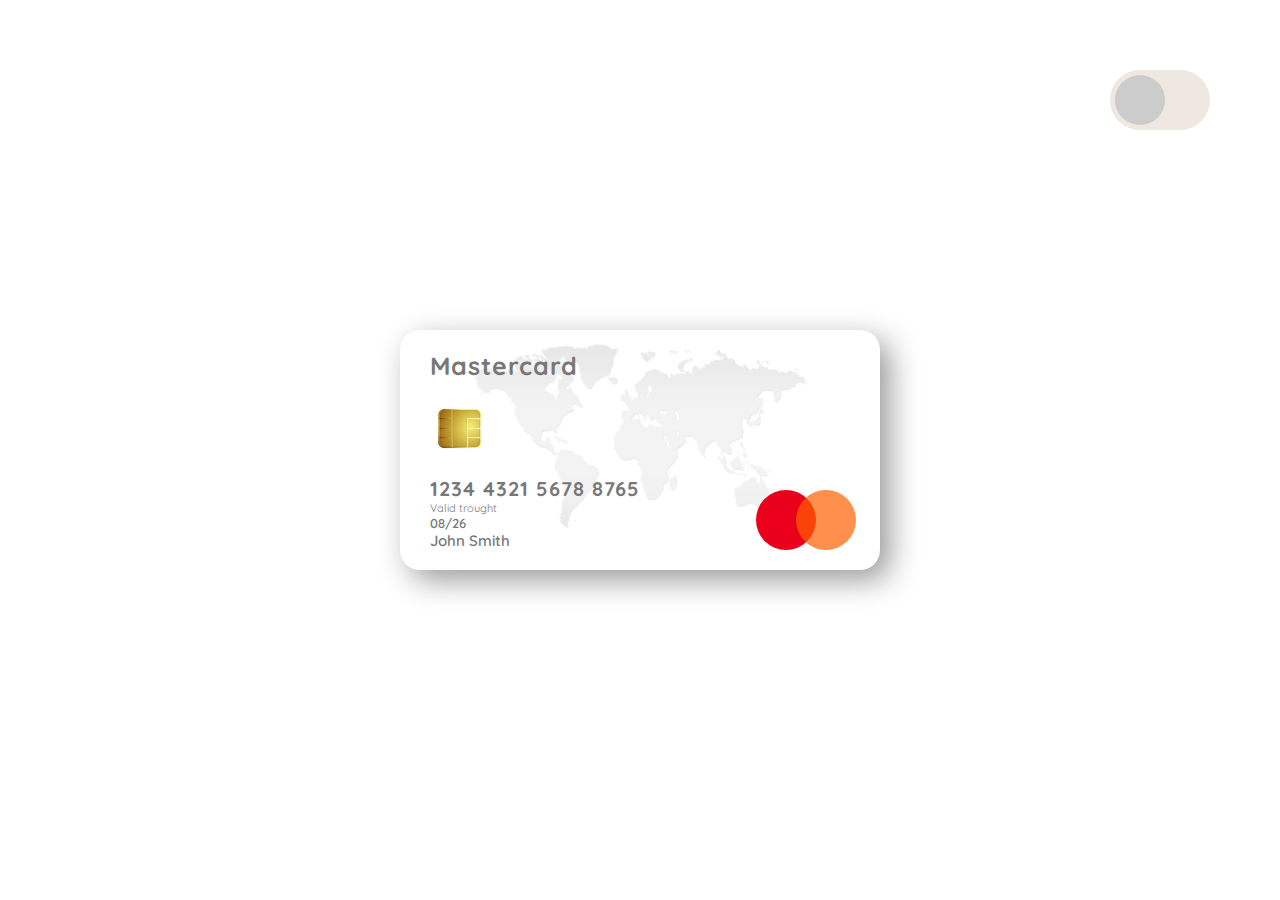
<file: DarkMode/index.html>
<!DOCTYPE html>
<html lang="en">
  <head>
    <meta charset="UTF-8" />
    <meta http-equiv="X-UA-Compatible" content="IE=edge" />
    <meta name="viewport" content="width=device-width, initial-scale=1.0" />
    <link
      rel="stylesheet"
      href="https://cdnjs.cloudflare.com/ajax/libs/font-awesome/6.1.1/css/all.min.css"
      integrity="sha512-KfkfwYDsLkIlwQp6LFnl8zNdLGxu9YAA1QvwINks4PhcElQSvqcyVLLD9aMhXd13uQjoXtEKNosOWaZqXgel0g=="
      crossorigin="anonymous"
      referrerpolicy="no-referrer"
    />
    <link rel="preconnect" href="https://fonts.googleapis.com" />
    <link rel="preconnect" href="https://fonts.gstatic.com" crossorigin />
    <link
      href="https://fonts.googleapis.com/css2?family=Quicksand:wght@300;400;500;600;700&display=swap"
      rel="stylesheet"
    />
    <link rel="stylesheet" href="styles.css" />
    <title>Dark Mode</title>
  </head>
  <body>
    <div class="container">
      <div class="toggle">
        <div class="icon-container">
          <i class="far fa-sun"></i>
        </div>
      </div>

      <div class="card">
        <img src="./images/map.png" class="card-map" />

        <div class="card-left">
          <h3 class="card-type">Mastercard</h3>
          <img src="./images/chip.png" alt="" class="card-chip" />
          <div>
            <div class="card-num">1234 4321 5678 8765</div>
            <div class="card-text">Valid trought</div>
            <div class="card-date">08/26</div>
            <div class="card-holder">John Smith</div>
          </div>
        </div>

        <div class="card-right">
          <div class="red-circle"></div>
          <div class="orange-circle"></div>
        </div>
      </div>
    </div>
    <script src="index.js"></script>
  </body>
</html>
</file>
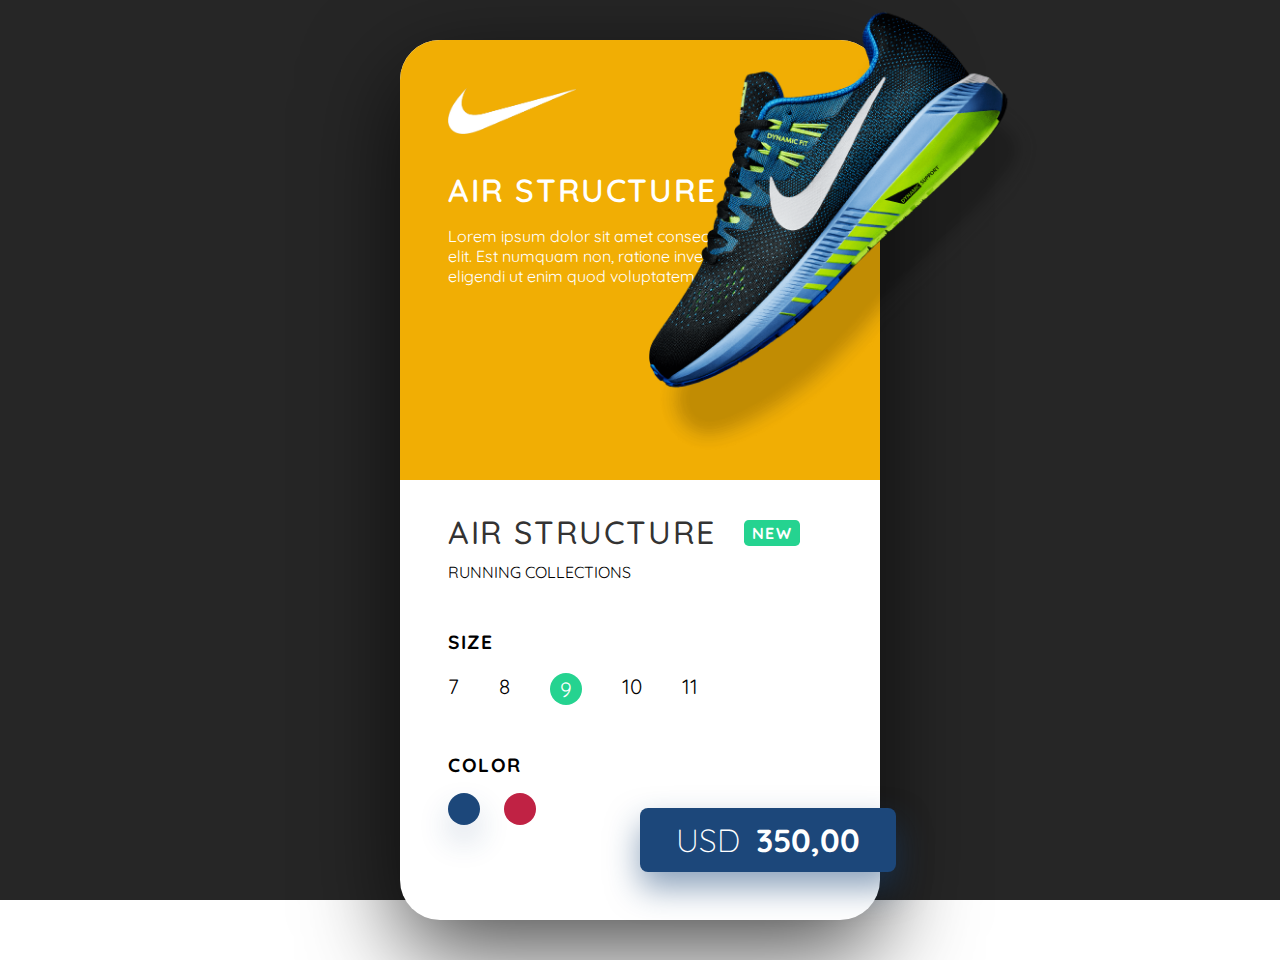
<file: NikeCard/index.html>
<!DOCTYPE html>
<html lang="en">
  <head>
    <meta charset="UTF-8" />
    <meta http-equiv="X-UA-Compatible" content="IE=edge" />
    <meta name="viewport" content="width=device-width, initial-scale=1.0" />
    <link
      rel="stylesheet"
      href="https://cdnjs.cloudflare.com/ajax/libs/font-awesome/6.1.1/css/all.min.css"
      integrity="sha512-KfkfwYDsLkIlwQp6LFnl8zNdLGxu9YAA1QvwINks4PhcElQSvqcyVLLD9aMhXd13uQjoXtEKNosOWaZqXgel0g=="
      crossorigin="anonymous"
      referrerpolicy="no-referrer"
    />
    <link rel="preconnect" href="https://fonts.googleapis.com" />
    <link rel="preconnect" href="https://fonts.gstatic.com" crossorigin />
    <link
      href="https://fonts.googleapis.com/css2?family=Quicksand:wght@300;400;500;600;700&display=swap"
      rel="stylesheet"
    />
    <link rel="stylesheet" href="./styles.css" />
    <title>Nicke Card</title>
  </head>
  <body>
    <div class="container">
      <div class="card-wrapper">
        <div class="card">
          <div class="card-top">
            <img src="./img/nike.png" class="logo" />
            <div class="card-top-text">
              <h1>Air Structure</h1>
              <p>
                Lorem ipsum dolor sit amet consectetur adipisicing elit. Est
                numquam non, ratione inventore odio eligendi ut enim quod
                voluptatem illum?
              </p>
            </div>
            <img src="./img/shoe1.png" class="shoe-1" />
            <img src="./img/shoe2.png" class="shoe-2" />
          </div>

          <div class="card-bottom">
            <h1>Air Structure</h1>
            <div class="badge">New</div>
            <h3>Running Collections</h3>
            <div class="stars">
              <i class="fa-solid fa-star"></i>
              <i class="fa-solid fa-star"></i>
              <i class="fa-solid fa-star"></i>
              <i class="fa-solid fa-star"></i>
              <i class="fa-solid fa-star"></i>
            </div>
            <div class="size">
              <h4>Size</h4>
              <div class="sizes">
                <span>7</span>
                <span>8</span>
                <span>9</span>
                <span>10</span>
                <span>11</span>
              </div>
            </div>
            <div class="color">
              <h4>Color</h4>
              <div class="colors">
                <div class="color-1"></div>
                <div class="color-2"></div>
              </div>
            </div>
            <div class="price">
              <span>Usd</span>
              <span>350,00</span>
            </div>
          </div>
        </div>
      </div>
    </div>

    <script src="index.js"></script>
  </body>
</html>
</file>
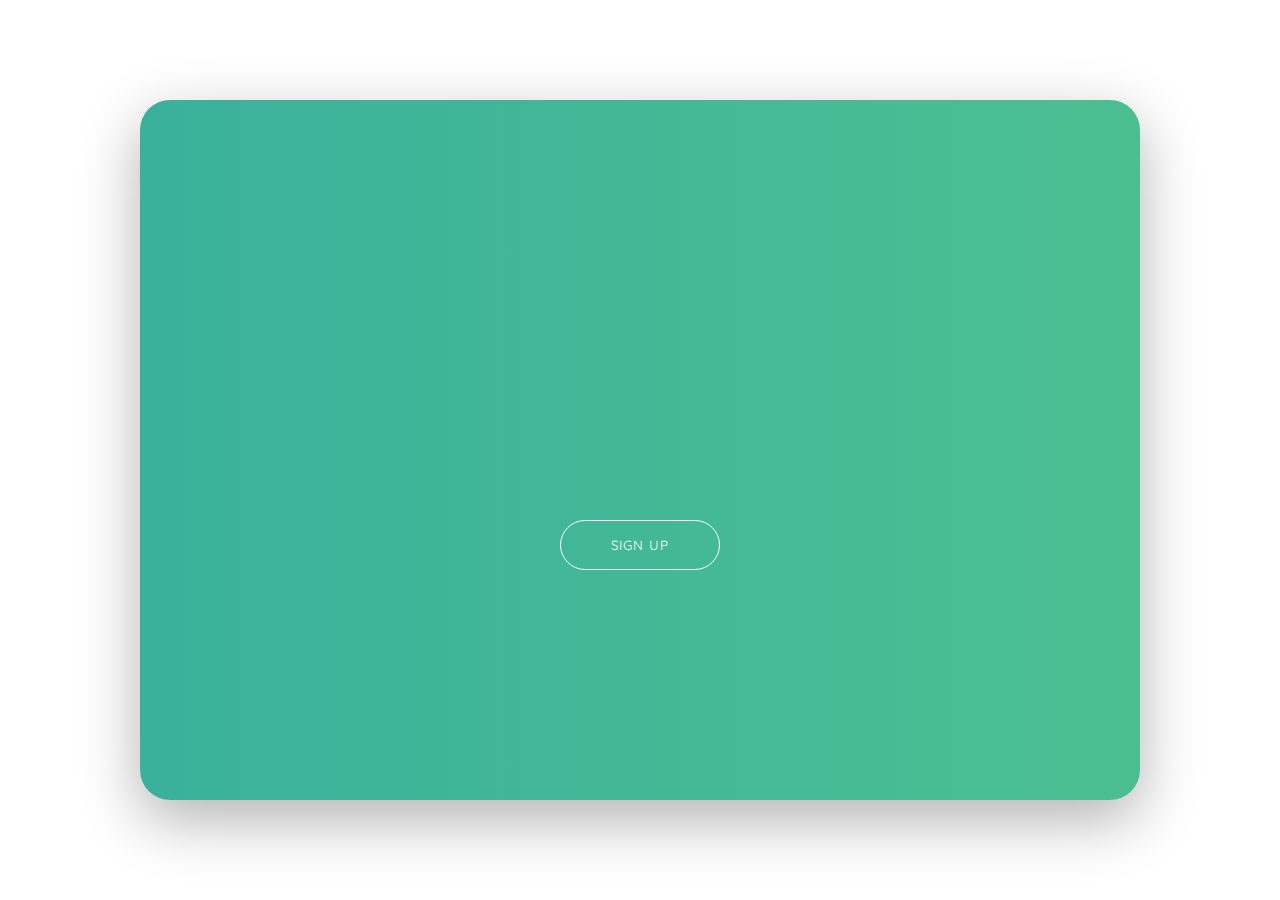
<file: SignUp/index.html>
<!DOCTYPE html>
<html lang="en">
  <head>
    <meta charset="UTF-8" />
    <meta http-equiv="X-UA-Compatible" content="IE=edge" />
    <meta name="viewport" content="width=device-width, initial-scale=1.0" />
    <link
      rel="stylesheet"
      href="https://cdnjs.cloudflare.com/ajax/libs/font-awesome/6.1.1/css/all.min.css"
      integrity="sha512-KfkfwYDsLkIlwQp6LFnl8zNdLGxu9YAA1QvwINks4PhcElQSvqcyVLLD9aMhXd13uQjoXtEKNosOWaZqXgel0g=="
      crossorigin="anonymous"
      referrerpolicy="no-referrer"
    />
    <link rel="preconnect" href="https://fonts.googleapis.com" />
    <link rel="preconnect" href="https://fonts.gstatic.com" crossorigin />
    <link
      href="https://fonts.googleapis.com/css2?family=Quicksand:wght@300;400;500;600;700&display=swap"
      rel="stylesheet"
    />
    <link rel="stylesheet" href="styles.css" />
    <title>Sign Up</title>
  </head>
  <body>
    <div class="container">
      <div class="form-wrapper">
        <div class="banner">
          <h1>Hello, Friend!</h1>
          <p>Enter your personal details and start journey with us</p>
        </div>

        <div class="green-bg">
          <button type="button">Sign Up</button>
        </div>

        <form class="signup-form">
          <h1>Create Account</h1>

          <div class="social-media">
            <i class="fab fa-facebook-f"></i>
            <i class="fab fa-instagram"></i>
            <i class="fab fa-linkedin-in"></i>
          </div>

          <p>Or use your email for Registration</p>

          <div class="input-group">
            <i class="fas fa-user icon"></i>
            <input type="text" placeholder="Name" id="name"/>
          </div>

          <div class="input-group">
            <i class="fas fa-envelope icon"></i>
            <input type="email" placeholder="Email" id="email"/>
          </div>  

          <div class="input-group">
            <i class="fas fa-lock icon"></i>
            <input type="password" placeholder="Password" id="password"/>
          </div>

          <button id="btnSubmit" type="submit">Sign Up</button>
        </form>
      </div>
    </div>
    <script src="index.js"></script>
  </body>
</html>
</file>
<file: DarkMode/styles.css>
* {
  margin: 0;
  padding: 0;
  box-sizing: border-box;
  font-family: Quicksand, sans-serif;
}

html {
  font-size: 62.5%;
}

.container {
  width: 100%;
  height: 100vh;
  display: grid;
  place-items: center;
  transition: background-color .5s;

}

.container.dark {
  background-color: #262626;
}

.toggle {
  width: 10rem;
  height: 6rem;
  background-color: #eee8e1;
  position: absolute;
  top: 7rem;
  right: 7rem;
  /*display: flex;
  justify-content: flex-start;
  align-items: center;*/
  border-radius: 5rem;
  cursor: pointer;
  /*padding: .5rem;*/
}

.container.dark .toggle {
  background-color: #464646;
  /*justify-content: flex-end;*/
}

.toggle .icon-container{
  width: 5rem;
  height: 5rem;
  background-color: #ccc;
  border-radius: 50%;
  display: grid;
  place-items: center;
  position: absolute;
  top: .5rem;
  left: .5rem;
  transition: left .3s;
}

.container.dark .icon-container{
  background-color: #353535;
  left: 4.5rem;
}

.toggle i {
  font-size: 3rem;
  color: #777;
}

.container.dark .toggle i {
  color: #ddd;
}

.card {
  width: 48rem;
  height: 24rem;
  border-radius: 2rem;
  position: relative;
  display: flex;
  box-shadow: 1rem 1rem 3rem rgba(0, 0, 0, 0.4);
}

.container.dark .card {
  background-color: #353535;
}

.card-map {
  width: 35rem;
  position: absolute;
  top: 1rem;
  left: 50%;
  transform: translateX(-50%);
  opacity: 0.2;
}

.card-left {
  width: 70%;
  height: 100%;
  padding: 1rem 0 1rem 3rem;
  display: flex;
  flex-direction: column;
  justify-content: space-around;
  color: #777;
  z-index: 10;
}

.container.dark .card-left {
  color: #ccc;
}

.card-type {
  font-size: 2.5rem;
  letter-spacing: 0.1rem;
}

.card-chip {
  width: 6rem;
}

.card-num {
  font-size: 2rem;
  font-weight: bold;
  letter-spacing: 0.1rem;
}

.card-text {
  font-size: 1.1rem;
}

.card-date {
  font-size: 1.3rem;
  font-weight: 600;
}

.card-holder {
  font-size: 1.5rem;
  font-weight: 600;
}

.card-right {
  display: flex;
  align-items: flex-end;
  padding: 0 0 2rem 2rem;
  z-index: 10;
}

.red-circle,
.orange-circle {
  width: 6rem;
  height: 6rem;
  border-radius: 50%;
}

.red-circle {
  background-color: #eb001b;
}

.orange-circle {
  background-color: #ff5f00;
  margin-left: -2rem;
  opacity: 0.7;
}
</file>
<file: NikeCard/styles.css>
* {
  margin: 0;
  padding: 0;
  box-sizing: border-box;
  font-family: Quicksand, sans-serif;
}

html {
  font-family: 62.5%;
}

.container {
  width: 100%;
  height: 100vh;
  background-color: #262626;
  display: grid;
  place-items: center;
}

.card-wrapper {
  width: 50rem;
  height: 60rem;
  padding: 0 10rem;
  display: grid;
  place-items: center;
  overflow: hidden;
}

.card {
  width: 30rem;
  height: 55rem;
  background-color: white;
  border-radius: 2.5rem;
  box-shadow: 0 2rem 6rem rgba(0, 0, 0, 0.7);
  position: relative;
}

.card-top {
  width: 100%;
  height: 50%;
  background-color: #f1ae04;
  padding: 3rem;
  border-radius: 2.5rem 2.5rem 0 0;
  transition: background-color 0.5s;
}

.container.change .card-top {
  background-color: #c02244;
}

.logo {
  width: 8rem;
  margin-bottom: 2rem;
}

.card-top-text {
  color: white;
}

.card-top-text h1 {
  font-weight: 600;
  text-transform: uppercase;
  letter-spacing: 0.1rem;
  margin-bottom: 1rem;
}

.shoe-1 {
  width: 30rem;
  position: absolute;
  top: -2.5rem;
  right: -12rem;
  transition: transform 0.5s;
}

.container.change .shoe-1 {
  transform: translateX(-55rem) rotateZ(45deg);
}

.shoe-2 {
  width: 30rem;
  position: absolute;
  top: -8rem;
  right: -45rem;
  transition: transform 0.5s;
}

.container.change .shoe-2 {
  transform: translateX(-40rem) rotateZ(-45deg);
}

.card-bottom {
  width: 100%;
  height: 50%;
  padding: 2rem 3rem;
}

.card-bottom h1 {
  font-weight: 500;
  text-transform: uppercase;
  letter-spacing: 0.1rem;
  color: #333;
  margin-bottom: 0.6rem;
}

.badge {
  position: absolute;
  top: 30rem;
  right: 5rem;
  width: 3.5rem;
  height: 1.6rem;
  background-color: #25d390;
  display: grid;
  place-items: center;
  border-radius: 0.3rem;
  color: white;
  font-weight: bold;
  letter-spacing: 0.1rem;
  text-transform: uppercase;
  cursor: pointer;
}

.card-bottom h3 {
  font-size: 1rem;
  font-weight: 400;
  text-transform: uppercase;
  margin-bottom: 0.6rem;
}

.stars {
  margin-bottom: 3rem;
}

.stars i:last-child {
  opacity: 0.4;
}

.size {
  margin-bottom: 3rem;
}

.size h4 {
  font-size: 1.2rem;
  text-transform: uppercase;
  letter-spacing: 0.1rem;
  margin-bottom: 1.2rem;
}

.sizes {
  display: flex;
}

.sizes span {
  font-size: 1.3rem;
  margin-right: 2.5rem;
}

.sizes span:nth-child(3) {
  background-color: #25d390;
  width: 2rem;
  height: 2rem;
  border-radius: 50%;
  display: grid;
  place-items: center;
  color: white;
}

.color h4 {
  font-size: 1.2rem;
  text-transform: uppercase;
  letter-spacing: 0.1rem;
  margin-bottom: 1rem;
}

.colors {
  display: flex;
}

.color-1,
.color-2 {
  width: 2rem;
  height: 2rem;
  background: red;
  border-radius: 50%;
  cursor: pointer;
}

.color-1 {
  background: #1c477a;
  margin-right: 1.5rem;
  box-shadow: 0 1rem 2rem rgb(28, 71, 122, 0.2);
}

.color-2 {
  background: #c02244;
  box-shadow: 0 1 rem 2rem rgb(192, 34, 68, 0.3);
}

.price {
  width: 16rem;
  height: 4rem;
  background: #1c477a;
  border-radius: 0.5rem;
  color: white;
  position: absolute;
  bottom: 3rem;
  right: -1rem;
  box-shadow: 0 1rem 2rem rgba(28, 71, 122, 0.5);
  display: flex;
  justify-content: center;
  align-items: center;
  transition: background-color 0.5s;
}

.container.change .price {
  background-color: #c02244;
}

.price span {
  font-size: 2rem;
}

.price span:first-child {
  font-weight: 300;
  text-transform: uppercase;
  margin-right: 1rem;
}

.price span:last-child {
  font-weight: bold;
}
</file>
<file: SignUp/styles.css>
* {
  margin: 0;
  padding: 0;
  box-sizing: border-box;
  outline: none;
  font-family: Quicksand, sans-serif;
}

html {
  font-size: 62.5%;
}

.container {
  width: 100%;
  height: 100vh;
  display: flex;
  justify-content: center;
  align-items: center;
}

.form-wrapper {
  width: 100rem;
  height: 70rem;
  background-color: #eee;
  border-radius: 3rem;
  box-shadow: 0 2rem 6rem rgba(0, 0, 0, 0.3);
  position: relative;
  overflow: hidden;
}

.banner {
  position: absolute;
  top: 25%;
  left: -30rem;
  text-align: center;
  color: white;
  width: 30rem;
  z-index: 100;
  transition: left 1s;
}

.container.change .banner {
  left: 5rem;
}

.banner h1 {
  font-size: 4rem;
  margin-bottom: 3rem;
}

.banner p {
  font-size: 2rem;
}

.green-bg {
  width: 100%;
  height: 100%;
  background: linear-gradient(to right, #3ab19b, #4cbf91);
  position: absolute;
  top: 0;
  left: 0;
  z-index: 50;
  transition: width 1.5s cubic-bezier(0.19, 1, 0.22, 1);
}

.container.change .green-bg {
  width: 40%;
}

.green-bg button {
  position: absolute;
  top: 60%;
  left: 50%;
  transform: translateX(-50%);
  width: 16rem;
  height: 5rem;
  background-color: transparent;
  border: 0.1rem solid white;
  border-radius: 3rem;
  text-transform: uppercase;
  letter-spacing: 0.1rem;
  color: white;
  cursor: pointer;
}

.signup-form {
  width: 60rem;
  height: 100%;
  position: absolute;
  top: 0;
  left: 0;
  display: flex;
  flex-direction: column;
  justify-content: space-around;
  align-items: center;
  padding: 10rem 0;
  transition: left 1s;
}

.container.change .signup-form {
  left: 40rem;
}

.signup-form h1 {
  font-size: 4rem;
  color: #3aaf9f;
}

.social-media {
  display: flex;
}

.social-media i {
  width: 4rem;
  height: 4rem;
  border: 0.1rem solid #777;
  border-radius: 50%;
  display: flex;
  justify-content: center;
  align-items: center;
  margin-right: 2rem;
  font-size: 2rem;
  color: #555;
}

.signup-form p {
  font-size: 1.8rem;
  color: #555;
  margin-bottom: 2rem;
}

.input-container{
  display: flex;
  align-items: center;
}

.input-group {
  position: relative;
}

.input-group input {
  width: 28rem;
  height: 5rem;
  padding: 1rem 1rem 1rem 3rem;
  border: none;
  border-radius: 0.5rem;
  background-color: #ddd;
}

.input-group .icon {
  position: absolute;
  top: 50%;
  left: 1rem;
  transform: translateY(-50%);
  font-size: 1.2rem;
  color: #555;
}

.signup-form button {
  width: 16rem;
  height: 5rem;
  background-color: #3aaf9f;
  border: none;
  border-radius: 3rem;
  text-transform: uppercase;
  letter-spacing: 0.1rem;
  color: white;
  margin-top: 3rem;
  cursor: pointer;
}

.errorIcon{
  width: 25px;
  height: 25px;
  color: #3aaf9f;
  font-size: 1.5rem;
  border: 2px solid #3aaf9f;
  border-radius: 50%;
  position: absolute;
  top: 20%;
  right: -4rem;
  display: flex;
  justify-content: center;
  align-items: center;
  font-weight: bold;
}
</file>
